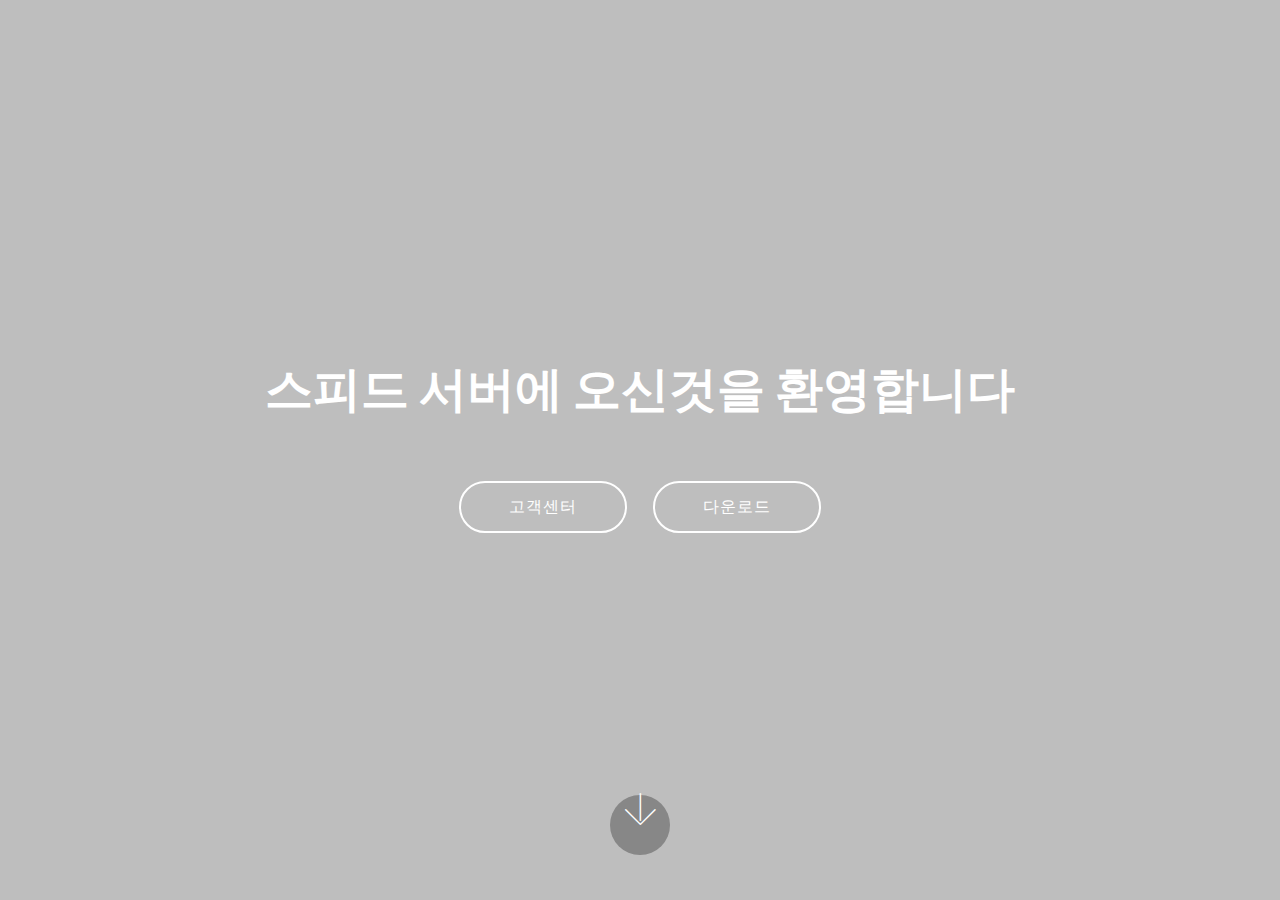
<file: index.html>
<!DOCTYPE html>
<html >
<head>
  <!-- Site made with Mobirise Website Builder v4.7.6, https://mobirise.com -->
  <meta charset="UTF-8">
  <meta http-equiv="X-UA-Compatible" content="IE=edge">
  <meta name="generator" content="Mobirise v4.7.6, mobirise.com">
  <meta name="viewport" content="width=device-width, initial-scale=1, minimum-scale=1">
  <link rel="shortcut icon" href="assets/images/logo4.png" type="image/x-icon">
  <meta name="description" content="">
  <title>Home</title>
  <link rel="stylesheet" href="assets/web/assets/mobirise-icons/mobirise-icons.css">
  <link rel="stylesheet" href="assets/tether/tether.min.css">
  <link rel="stylesheet" href="assets/bootstrap/css/bootstrap.min.css">
  <link rel="stylesheet" href="assets/bootstrap/css/bootstrap-grid.min.css">
  <link rel="stylesheet" href="assets/bootstrap/css/bootstrap-reboot.min.css">
  <link rel="stylesheet" href="assets/theme/css/style.css">
  <link rel="stylesheet" href="assets/mobirise/css/mbr-additional.css" type="text/css">
  
  
  
</head>
<body>
  <section class="header6 cid-qTBZC4AhwT mbr-fullscreen" data-bg-video="https://www.youtube.com/watch?v=BqThobByE0k" id="header6-5">

    

    <div class="mbr-overlay" style="opacity: 0.2; background-color: rgb(0, 0, 0);">
    </div>

    <div class="container">
        <div class="row justify-content-md-center">
            <div class="mbr-white col-md-10">
                <h1 class="mbr-section-title align-center mbr-bold pb-3 mbr-fonts-style display-2">스피드 서버에 오신것을 환영합니다</h1>
                <p class="mbr-text align-center pb-3 mbr-fonts-style display-5"></p>
                <div class="mbr-section-btn align-center"><a class="btn btn-md btn-white-outline display-4" href="https://mobirise.com">고객센터</a> 
                        <a class="btn btn-md btn-white-outline display-4" href="https://mobirise.com">다운로드</a></div>
            </div>
        </div>
    </div>

    <div class="mbr-arrow hidden-sm-down" aria-hidden="true">
        <a href="#next">
            <i class="mbri-down mbr-iconfont"></i>
        </a>
    </div>
</section>


  <section class="engine"><a href="https://mobirise.me/n">free landing page html templates</a></section><script src="assets/web/assets/jquery/jquery.min.js"></script>
  <script src="assets/popper/popper.min.js"></script>
  <script src="assets/tether/tether.min.js"></script>
  <script src="assets/bootstrap/js/bootstrap.min.js"></script>
  <script src="assets/smoothscroll/smooth-scroll.js"></script>
  <script src="assets/ytplayer/jquery.mb.ytplayer.min.js"></script>
  <script src="assets/vimeoplayer/jquery.mb.vimeo_player.js"></script>
  <script src="assets/theme/js/script.js"></script>
  
  
</body>
</html>
</file>
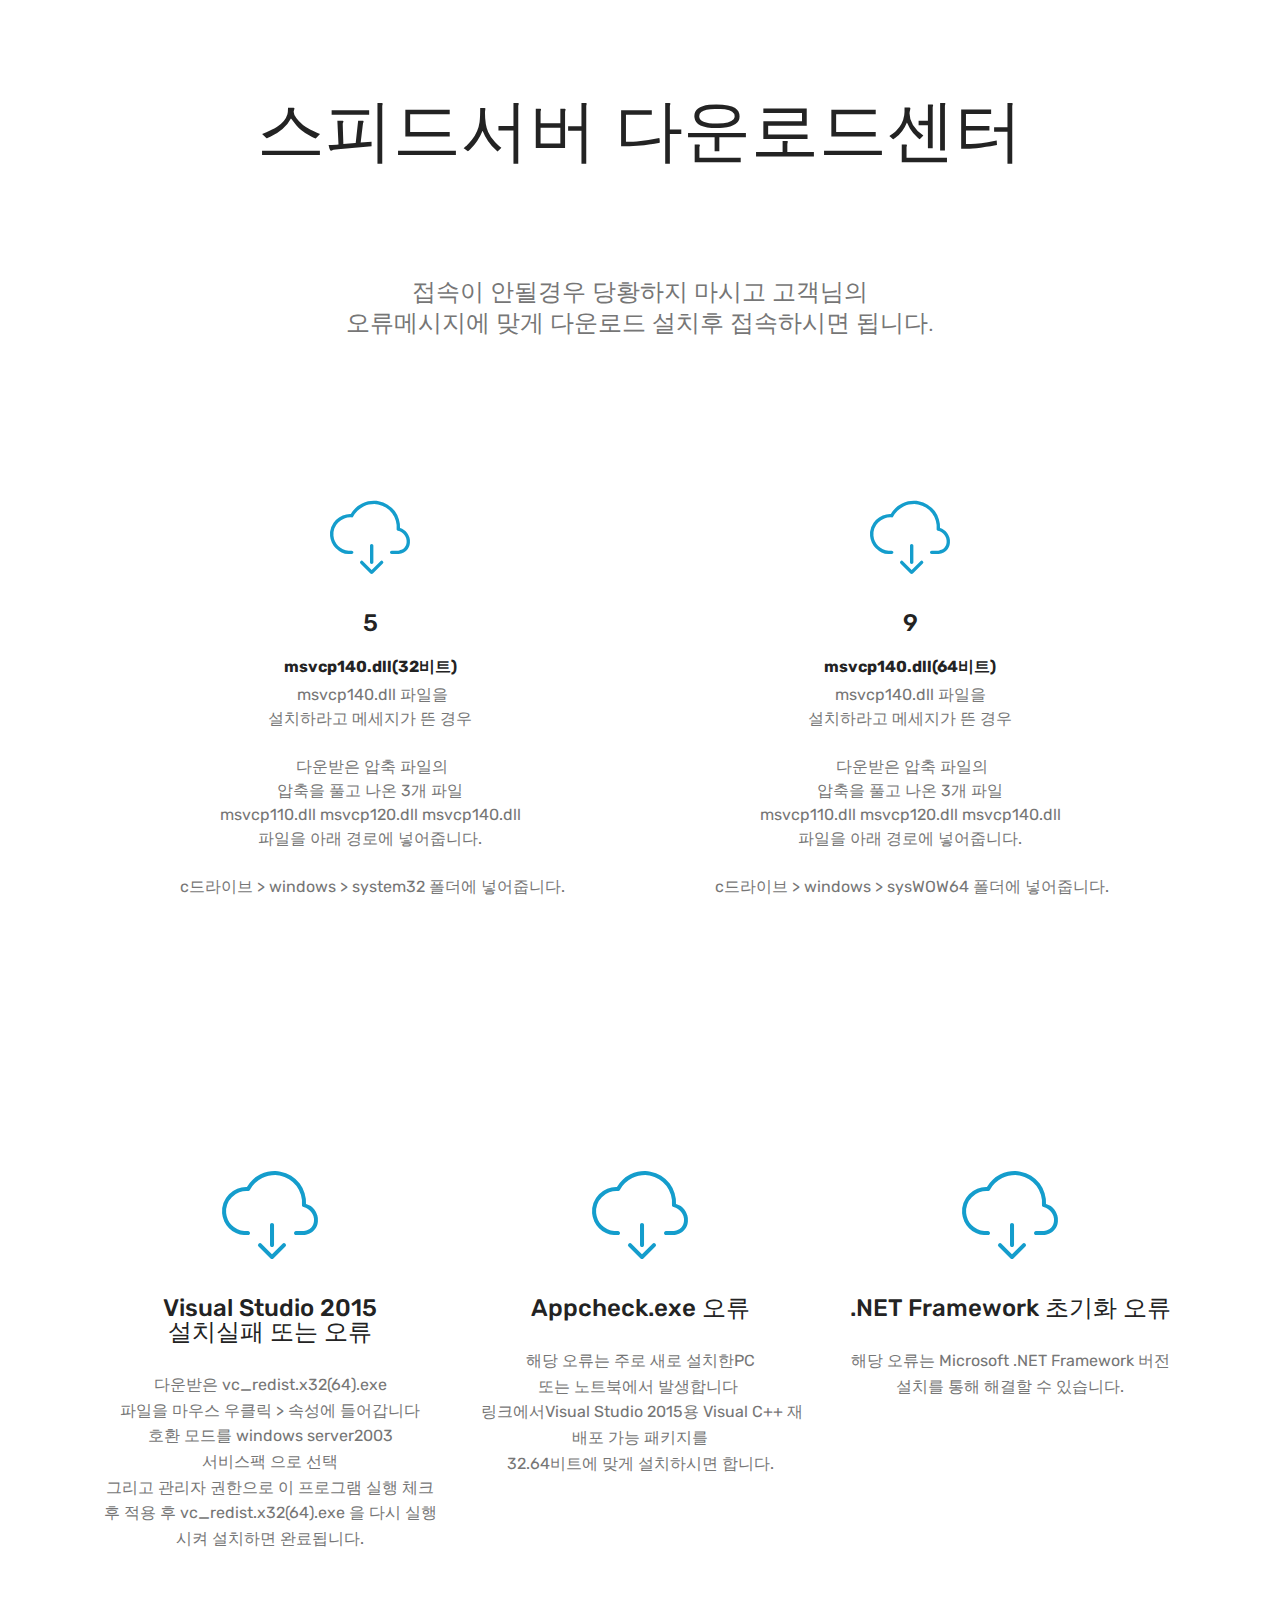
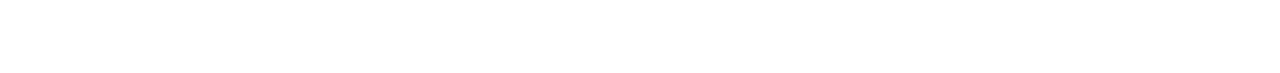
<file: page1.html>
<!DOCTYPE html>
<html >
<head>
  <!-- Site made with Mobirise Website Builder v4.7.6, https://mobirise.com -->
  <meta charset="UTF-8">
  <meta http-equiv="X-UA-Compatible" content="IE=edge">
  <meta name="generator" content="Mobirise v4.7.6, mobirise.com">
  <meta name="viewport" content="width=device-width, initial-scale=1, minimum-scale=1">
  <link rel="shortcut icon" href="assets/images/logo4.png" type="image/x-icon">
  <meta name="description" content="Website Builder Description">
  <title>Page 1</title>
  <link rel="stylesheet" href="assets/web/assets/mobirise-icons/mobirise-icons.css">
  <link rel="stylesheet" href="assets/tether/tether.min.css">
  <link rel="stylesheet" href="assets/bootstrap/css/bootstrap.min.css">
  <link rel="stylesheet" href="assets/bootstrap/css/bootstrap-grid.min.css">
  <link rel="stylesheet" href="assets/bootstrap/css/bootstrap-reboot.min.css">
  <link rel="stylesheet" href="assets/theme/css/style.css">
  <link rel="stylesheet" href="assets/mobirise/css/mbr-additional.css" type="text/css">
  
  
  
</head>
<body>
  <section class="counters1 counters cid-qTC3YtjrEi" id="counters1-7">

    

    

    <div class="container">
        <h2 class="mbr-section-title pb-3 align-center mbr-fonts-style display-1">스피드서버 다운로드센터<br><br></h2>
        <h3 class="mbr-section-subtitle mbr-fonts-style display-5">접속이 안될경우 당황하지 마시고 고객님의<br> 오류메시지에 맞게 다운로드 설치후 접속하시면 됩니다.<br><br><br><br></h3>

        <div class="container pt-4 mt-2">
            <div class="media-container-row">
                <div class="card p-3 align-center col-12 col-md-6">
                    <div class="panel-item p-3">
                        <div class="card-img pb-3">
                            <a href="https://goonter13.weebly.com/uploads/9/1/6/7/91678370/msvcp__32bit_.zip"><span class="mbr-iconfont mbri-download"></span></a>
                        </div>

                        <div class="card-text">
                            <h3 class="count pt-3 pb-3 mbr-fonts-style display-5">32</h3>
                            <h4 class="mbr-content-title mbr-bold mbr-fonts-style display-7">msvcp140.dll(32비트)<br></h4>
                            <p class="mbr-content-text mbr-fonts-style display-7">&nbsp;msvcp140.dll 파일을 
<br>설치하라고 메세지가 뜬 경우<br><br>&nbsp;다운받은 압축 파일의
<br>압축을 풀고 나온 3개 파일
<br>msvcp110.dll  msvcp120.dll  msvcp140.dll
<br>파일을  아래 경로에 넣어줍니다.
<br>     
<br>&nbsp;c드라이브 &gt; windows &gt; system32 폴더에  넣어줍니다.<br><br></p>
                        </div>
                    </div>
                </div>


                <div class="card p-3 align-center col-12 col-md-6">
                    <div class="panel-item p-3">
                        <div class="card-img pb-3">
                            <a href="https://goonter13.weebly.com/uploads/9/1/6/7/91678370/msvcp__64bit_.zip"><span class="mbr-iconfont mbri-download"></span></a>
                        </div>
                        <div class="card-text">
                            <h3 class="count pt-3 pb-3 mbr-fonts-style display-5">64</h3>
                            <h4 class="mbr-content-title mbr-bold mbr-fonts-style display-7">
                                msvcp140.dll(64비트)                           </h4>
                            <p class="mbr-content-text mbr-fonts-style display-7">msvcp140.dll 파일을 
<br>설치하라고 메세지가 뜬 경우<br>&nbsp;<br>&nbsp;다운받은 압축 파일의
<br>압축을 풀고 나온 3개 파일
<br>msvcp110.dll  msvcp120.dll  msvcp140.dll
<br>파일을  아래 경로에 넣어줍니다.
<br><br>&nbsp;c드라이브 &gt; windows &gt; sysWOW64 폴더에  넣어줍니다.<br></p>
                        </div>
                    </div>
                </div>

                


                
            </div>
        </div>
   </div>
</section>

<section class="engine"><a href="https://mobirise.me/y">html website templates</a></section><section class="features1 cid-qTCatXHRAw" id="features1-8">
    
    

    
    <div class="container">
        <div class="media-container-row">

            <div class="card p-3 col-12 col-md-6 col-lg-4">
                <div class="card-img pb-3">
                    <a href="https://www.microsoft.com/ko-kr/download/details.aspx?id=48145"><span class="mbr-iconfont mbri-download"></span></a>
                </div>
                <div class="card-box">
                    <h4 class="card-title py-3 mbr-fonts-style display-5">Visual Studio 2015
<div>설치실패 또는 오류</div></h4>
                    <p class="mbr-text mbr-fonts-style display-7">다운받은 vc_redist.x32(64).exe 
<br>파일을 마우스 우클릭 &gt; 속성에 들어갑니다 
<br>​호환 모드를 windows server2003 
<br>서비스팩 으로 선택
<br>그리고 관리자 권한으로 이 프로그램 실행 체크 후 적용 후 vc_redist.x32(64).exe 을 다시 실행시켜 설치하면 완료됩니다.</p>
                </div>
            </div>

            <div class="card p-3 col-12 col-md-6 col-lg-4">
                <div class="card-img pb-3">
                    <a href="https://www.microsoft.com/ko-kr/download/details.aspx?id=48145"><span class="mbr-iconfont mbri-download"></span></a>
                </div>
                <div class="card-box">
                    <h4 class="card-title py-3 mbr-fonts-style display-5">Appcheck.exe 오류</h4>
                    <p class="mbr-text mbr-fonts-style display-7">해당 오류는 주로 새로 설치한PC<br>또는 노트북에서 발생합니다&nbsp;<br>&nbsp;링크에서Visual Studio 2015용 Visual C++ 재배포 가능 패키지를<br>32.64비트에 맞게 설치하시면 합니다.</p>
                </div>
            </div>

            <div class="card p-3 col-12 col-md-6 col-lg-4">
                <div class="card-img pb-3">
                    <a href="https://goonter13.weebly.com/uploads/9/1/6/7/91678370/net_frame_work.zip"><span class="mbr-iconfont mbri-download"></span></a>
                </div>
                <div class="card-box">
                    <h4 class="card-title py-3 mbr-fonts-style display-5">.NET Framework 초기화 오류</h4>
                    <p class="mbr-text mbr-fonts-style display-7">
                        해당 오류는 Microsoft .NET Framework 버전 설치를 통해 해결할 수 있습니다.
                    </p>
                </div>
            </div>

            

        </div>

    </div>

</section>


  <script src="assets/web/assets/jquery/jquery.min.js"></script>
  <script src="assets/popper/popper.min.js"></script>
  <script src="assets/tether/tether.min.js"></script>
  <script src="assets/bootstrap/js/bootstrap.min.js"></script>
  <script src="assets/smoothscroll/smooth-scroll.js"></script>
  <script src="assets/viewportchecker/jquery.viewportchecker.js"></script>
  <script src="assets/theme/js/script.js"></script>
  
  
</body>
</html>
</file>
<file: assets/web/assets/mobirise-icons/mobirise-icons.css>
@font-face {
  font-family: 'MobiriseIcons';
  src:  url('mobirise-icons.eot?spat4u');
  src:  url('mobirise-icons.eot?spat4u#iefix') format('embedded-opentype'),
    url('mobirise-icons.ttf?spat4u') format('truetype'),
    url('mobirise-icons.woff?spat4u') format('woff'),
    url('mobirise-icons.svg?spat4u#MobiriseIcons') format('svg');
  font-weight: normal;
  font-style: normal;
}

[class^="mbri-"], [class*=" mbri-"] {
  /* use !important to prevent issues with browser extensions that change fonts */
  font-family: MobiriseIcons !important;
  speak: none;
  font-style: normal;
  font-weight: normal;
  font-variant: normal;
  text-transform: none;
  line-height: 1;

  /* Better Font Rendering =========== */
  -webkit-font-smoothing: antialiased;
  -moz-osx-font-smoothing: grayscale;
}

.mbri-add-submenu:before {
  content: "\e900";
}
.mbri-alert:before {
  content: "\e901";
}
.mbri-align-center:before {
  content: "\e902";
}
.mbri-align-justify:before {
  content: "\e903";
}
.mbri-align-left:before {
  content: "\e904";
}
.mbri-align-right:before {
  content: "\e905";
}
.mbri-android:before {
  content: "\e906";
}
.mbri-apple:before {
  content: "\e907";
}
.mbri-arrow-down:before {
  content: "\e908";
}
.mbri-arrow-next:before {
  content: "\e909";
}
.mbri-arrow-prev:before {
  content: "\e90a";
}
.mbri-arrow-up:before {
  content: "\e90b";
}
.mbri-bold:before {
  content: "\e90c";
}
.mbri-bookmark:before {
  content: "\e90d";
}
.mbri-bootstrap:before {
  content: "\e90e";
}
.mbri-briefcase:before {
  content: "\e90f";
}
.mbri-browse:before {
  content: "\e910";
}
.mbri-bulleted-list:before {
  content: "\e911";
}
.mbri-calendar:before {
  content: "\e912";
}
.mbri-camera:before {
  content: "\e913";
}
.mbri-cart-add:before {
  content: "\e914";
}
.mbri-cart-full:before {
  content: "\e915";
}
.mbri-cash:before {
  content: "\e916";
}
.mbri-change-style:before {
  content: "\e917";
}
.mbri-chat:before {
  content: "\e918";
}
.mbri-clock:before {
  content: "\e919";
}
.mbri-close:before {
  content: "\e91a";
}
.mbri-cloud:before {
  content: "\e91b";
}
.mbri-code:before {
  content: "\e91c";
}
.mbri-contact-form:before {
  content: "\e91d";
}
.mbri-credit-card:before {
  content: "\e91e";
}
.mbri-cursor-click:before {
  content: "\e91f";
}
.mbri-cust-feedback:before {
  content: "\e920";
}
.mbri-database:before {
  content: "\e921";
}
.mbri-delivery:before {
  content: "\e922";
}
.mbri-desktop:before {
  content: "\e923";
}
.mbri-devices:before {
  content: "\e924";
}
.mbri-down:before {
  content: "\e925";
}
.mbri-download:before {
  content: "\e989";
}
.mbri-drag-n-drop:before {
  content: "\e927";
}
.mbri-drag-n-drop2:before {
  content: "\e928";
}
.mbri-edit:before {
  content: "\e929";
}
.mbri-edit2:before {
  content: "\e92a";
}
.mbri-error:before {
  content: "\e92b";
}
.mbri-extension:before {
  content: "\e92c";
}
.mbri-features:before {
  content: "\e92d";
}
.mbri-file:before {
  content: "\e92e";
}
.mbri-flag:before {
  content: "\e92f";
}
.mbri-folder:before {
  content: "\e930";
}
.mbri-gift:before {
  content: "\e931";
}
.mbri-github:before {
  content: "\e932";
}
.mbri-globe:before {
  content: "\e933";
}
.mbri-globe-2:before {
  content: "\e934";
}
.mbri-growing-chart:before {
  content: "\e935";
}
.mbri-hearth:before {
  content: "\e936";
}
.mbri-help:before {
  content: "\e937";
}
.mbri-home:before {
  content: "\e938";
}
.mbri-hot-cup:before {
  content: "\e939";
}
.mbri-idea:before {
  content: "\e93a";
}
.mbri-image-gallery:before {
  content: "\e93b";
}
.mbri-image-slider:before {
  content: "\e93c";
}
.mbri-info:before {
  content: "\e93d";
}
.mbri-italic:before {
  content: "\e93e";
}
.mbri-key:before {
  content: "\e93f";
}
.mbri-laptop:before {
  content: "\e940";
}
.mbri-layers:before {
  content: "\e941";
}
.mbri-left-right:before {
  content: "\e942";
}
.mbri-left:before {
  content: "\e943";
}
.mbri-letter:before {
  content: "\e944";
}
.mbri-like:before {
  content: "\e945";
}
.mbri-link:before {
  content: "\e946";
}
.mbri-lock:before {
  content: "\e947";
}
.mbri-login:before {
  content: "\e948";
}
.mbri-logout:before {
  content: "\e949";
}
.mbri-magic-stick:before {
  content: "\e94a";
}
.mbri-map-pin:before {
  content: "\e94b";
}
.mbri-menu:before {
  content: "\e94c";
}
.mbri-mobile:before {
  content: "\e94d";
}
.mbri-mobile2:before {
  content: "\e94e";
}
.mbri-mobirise:before {
  content: "\e94f";
}
.mbri-more-horizontal:before {
  content: "\e950";
}
.mbri-more-vertical:before {
  content: "\e951";
}
.mbri-music:before {
  content: "\e952";
}
.mbri-new-file:before {
  content: "\e953";
}
.mbri-numbered-list:before {
  content: "\e954";
}
.mbri-opened-folder:before {
  content: "\e955";
}
.mbri-pages:before {
  content: "\e956";
}
.mbri-paper-plane:before {
  content: "\e957";
}
.mbri-paperclip:before {
  content: "\e958";
}
.mbri-photo:before {
  content: "\e959";
}
.mbri-photos:before {
  content: "\e95a";
}
.mbri-pin:before {
  content: "\e95b";
}
.mbri-play:before {
  content: "\e95c";
}
.mbri-plus:before {
  content: "\e95d";
}
.mbri-preview:before {
  content: "\e95e";
}
.mbri-print:before {
  content: "\e95f";
}
.mbri-protect:before {
  content: "\e960";
}
.mbri-question:before {
  content: "\e961";
}
.mbri-quote-left:before {
  content: "\e962";
}
.mbri-quote-right:before {
  content: "\e963";
}
.mbri-refresh:before {
  content: "\e964";
}
.mbri-responsive:before {
  content: "\e965";
}
.mbri-right:before {
  content: "\e966";
}
.mbri-rocket:before {
  content: "\e967";
}
.mbri-sad-face:before {
  content: "\e968";
}
.mbri-sale:before {
  content: "\e969";
}
.mbri-save:before {
  content: "\e96a";
}
.mbri-search:before {
  content: "\e96b";
}
.mbri-setting:before {
  content: "\e96c";
}
.mbri-setting2:before {
  content: "\e96d";
}
.mbri-setting3:before {
  content: "\e96e";
}
.mbri-share:before {
  content: "\e96f";
}
.mbri-shopping-bag:before {
  content: "\e970";
}
.mbri-shopping-basket:before {
  content: "\e971";
}
.mbri-shopping-cart:before {
  content: "\e972";
}
.mbri-sites:before {
  content: "\e973";
}
.mbri-smile-face:before {
  content: "\e974";
}
.mbri-speed:before {
  content: "\e975";
}
.mbri-star:before {
  content: "\e976";
}
.mbri-success:before {
  content: "\e977";
}
.mbri-sun:before {
  content: "\e978";
}
.mbri-sun2:before {
  content: "\e979";
}
.mbri-tablet:before {
  content: "\e97a";
}
.mbri-tablet-vertical:before {
  content: "\e97b";
}
.mbri-target:before {
  content: "\e97c";
}
.mbri-timer:before {
  content: "\e97d";
}
.mbri-to-ftp:before {
  content: "\e97e";
}
.mbri-to-local-drive:before {
  content: "\e97f";
}
.mbri-touch-swipe:before {
  content: "\e980";
}
.mbri-touch:before {
  content: "\e981";
}
.mbri-trash:before {
  content: "\e982";
}
.mbri-underline:before {
  content: "\e983";
}
.mbri-unlink:before {
  content: "\e984";
}
.mbri-unlock:before {
  content: "\e985";
}
.mbri-up-down:before {
  content: "\e986";
}
.mbri-up:before {
  content: "\e987";
}
.mbri-update:before {
  content: "\e988";
}
.mbri-upload:before {
 content: "\e926"; 
}
.mbri-user:before {
  content: "\e98a";
}
.mbri-user2:before {
  content: "\e98b";
}
.mbri-users:before {
  content: "\e98c";
}
.mbri-video:before {
  content: "\e98d";
}
.mbri-video-play:before {
  content: "\e98e";
}
.mbri-watch:before {
  content: "\e98f";
}
.mbri-website-theme:before {
  content: "\e990";
}
.mbri-wifi:before {
  content: "\e991";
}
.mbri-windows:before {
  content: "\e992";
}
.mbri-zoom-out:before {
  content: "\e993";
}
.mbri-redo:before {
  content: "\e994";
}
.mbri-undo:before {
  content: "\e995";
}
</file>
<file: assets/theme/css/style.css>
/*!
 * Mobirise v4 theme (https://mobirise.com/)
 * Copyright 2017 Mobirise
 */
section {
  background-color: #eeeeee; }

section,
.container,
.container-fluid {
  position: relative;
  word-wrap: break-word; }

a.mbr-iconfont:hover {
  text-decoration: none; }

.article .lead p, .article .lead ul, .article .lead ol, .article .lead pre, .article .lead blockquote {
  margin-bottom: 0; }

a {
  font-style: normal;
  font-weight: 400;
  cursor: pointer; }
  a, a:hover {
    text-decoration: none; }

figure {
  margin-bottom: 0; }

body {
  color: #232323; }

h1, h2, h3, h4, h5, h6,
.h1, .h2, .h3, .h4, .h5, .h6,
.display-1, .display-2, .display-3, .display-4 {
  line-height: 1;
  word-break: break-word;
  word-wrap: break-word; }

b, strong {
  font-weight: bold; }

blockquote {
  padding: 10px 0 10px 20px;
  position: relative;
  border-left: 2px solid;
  border-color: #ff3366; }

input:-webkit-autofill, input:-webkit-autofill:hover, input:-webkit-autofill:focus, input:-webkit-autofill:active {
  transition-delay: 9999s;
  transition-property: background-color, color; }

textarea[type="hidden"] {
  display: none; }

body {
  position: relative; }

section {
  background-position: 50% 50%;
  background-repeat: no-repeat;
  background-size: cover; }
  section .mbr-background-video,
  section .mbr-background-video-preview {
    position: absolute;
    bottom: 0;
    left: 0;
    right: 0;
    top: 0; }

.hidden {
  visibility: hidden; }

.mbr-z-index20 {
  z-index: 20; }

/*! Base colors */
.mbr-white {
  color: #ffffff; }

.mbr-black {
  color: #000000; }

.mbr-bg-white {
  background-color: #ffffff; }

.mbr-bg-black {
  background-color: #000000; }

/*! Text-aligns */
.align-left {
  text-align: left; }

.align-center {
  text-align: center; }

.align-right {
  text-align: right; }

@media (max-width: 767px) {
  .align-left, .align-center, .align-right, .mbr-section-btn, .mbr-section-title {
    text-align: center; } }
/*! Font-weight  */
.mbr-light {
  font-weight: 300; }

.mbr-regular {
  font-weight: 400; }

.mbr-semibold {
  font-weight: 500; }

.mbr-bold {
  font-weight: 700; }

/*! Media  */
.media-size-item {
  -webkit-flex: 1 1 auto;
  -moz-flex: 1 1 auto;
  -ms-flex: 1 1 auto;
  -o-flex: 1 1 auto;
  flex: 1 1 auto; }

.media-content {
  -webkit-flex-basis: 100%;
  flex-basis: 100%; }

.media-container-row {
  display: -ms-flexbox;
  display: -webkit-flex;
  display: flex;
  -webkit-flex-direction: row;
  -ms-flex-direction: row;
  flex-direction: row;
  -webkit-flex-wrap: wrap;
  -ms-flex-wrap: wrap;
  flex-wrap: wrap;
  -webkit-justify-content: center;
  -ms-flex-pack: center;
  justify-content: center;
  -webkit-align-content: center;
  -ms-flex-line-pack: center;
  align-content: center;
  -webkit-align-items: start;
  -ms-flex-align: start;
  align-items: start; }
  .media-container-row .media-size-item {
    width: 400px; }

.media-container-column {
  display: -ms-flexbox;
  display: -webkit-flex;
  display: flex;
  -webkit-flex-direction: column;
  -ms-flex-direction: column;
  flex-direction: column;
  -webkit-flex-wrap: wrap;
  -ms-flex-wrap: wrap;
  flex-wrap: wrap;
  -webkit-justify-content: center;
  -ms-flex-pack: center;
  justify-content: center;
  -webkit-align-content: center;
  -ms-flex-line-pack: center;
  align-content: center;
  -webkit-align-items: stretch;
  -ms-flex-align: stretch;
  align-items: stretch; }
  .media-container-column > * {
    width: 100%; }

@media (min-width: 992px) {
  .media-container-row {
    -webkit-flex-wrap: nowrap;
    -ms-flex-wrap: nowrap;
    flex-wrap: nowrap; } }
figure {
  overflow: hidden; }

figure[mbr-media-size] {
  transition: width 0.1s; }

.mbr-figure img, .mbr-figure iframe {
  display: block;
  width: 100%; }

.card {
  background-color: transparent;
  border: none; }

.card-img {
  text-align: center;
  flex-shrink: 0; }

.media {
  max-width: 100%;
  margin: 0 auto; }

.mbr-figure {
  -ms-flex-item-align: center;
  -ms-grid-row-align: center;
  -webkit-align-self: center;
  align-self: center; }

.media-container > div {
  max-width: 100%; }

.mbr-figure img, .card-img img {
  width: 100%; }

@media (max-width: 991px) {
  .media-size-item {
    width: auto !important; }

  .media {
    width: auto; }

  .mbr-figure {
    width: 100% !important; } }
/*! Buttons */
.mbr-section-btn {
  margin-left: -.25rem;
  margin-right: -.25rem;
  font-size: 0; }

nav .mbr-section-btn {
  margin-left: 0rem;
  margin-right: 0rem; }

/*! Btn icon margin */
.btn .mbr-iconfont, .btn.btn-sm .mbr-iconfont {
  cursor: pointer;
  margin-right: 0.5rem; }

.btn.btn-md .mbr-iconfont, .btn.btn-md .mbr-iconfont {
  margin-right: 0.8rem; }

.mbr-regular {
  font-weight: 400; }

.mbr-semibold {
  font-weight: 500; }

.mbr-bold {
  font-weight: 700; }

[type="submit"] {
  -webkit-appearance: none; }

/*! Full-screen */
.mbr-fullscreen .mbr-overlay {
  min-height: 100vh; }

.mbr-fullscreen {
  display: flex;
  display: -webkit-flex;
  display: -moz-flex;
  display: -ms-flex;
  display: -o-flex;
  align-items: center;
  -webkit-align-items: center;
  min-height: 100vh;
  padding-top: 3rem;
  padding-bottom: 3rem; }

/*! Map */
.map {
  height: 25rem;
  position: relative; }
  .map iframe {
    width: 100%;
    height: 100%; }

/* Form */
.form-asterisk {
  font-family: initial;
  position: absolute;
  top: -2px;
  font-weight: normal; }

/*! Scroll to top arrow */
.mbr-arrow-up {
  bottom: 25px;
  right: 90px;
  position: fixed;
  text-align: right;
  z-index: 5000;
  color: #ffffff;
  font-size: 32px;
  transform: rotate(180deg);
  -webkit-transform: rotate(180deg); }

.mbr-arrow-up a {
  background: rgba(0, 0, 0, 0.2);
  border-radius: 3px;
  color: #fff;
  display: inline-block;
  height: 60px;
  width: 60px;
  outline-style: none !important;
  position: relative;
  text-decoration: none;
  transition: all .3s ease-in-out;
  cursor: pointer;
  text-align: center; }
  .mbr-arrow-up a:hover {
    background-color: rgba(0, 0, 0, 0.4); }
  .mbr-arrow-up a i {
    line-height: 60px; }

.mbr-arrow-up-icon {
  display: block;
  color: #fff; }

.mbr-arrow-up-icon::before {
  content: "\203a";
  display: inline-block;
  font-family: serif;
  font-size: 32px;
  line-height: 1;
  font-style: normal;
  position: relative;
  top: 6px;
  left: -4px;
  -webkit-transform: rotate(-90deg);
  transform: rotate(-90deg); }

/*! Arrow Down */
.mbr-arrow {
  position: absolute;
  bottom: 45px;
  left: 50%;
  width: 60px;
  height: 60px;
  cursor: pointer;
  background-color: rgba(80, 80, 80, 0.5);
  border-radius: 50%;
  -webkit-transform: translateX(-50%);
  transform: translateX(-50%); }
  .mbr-arrow > a {
    display: inline-block;
    text-decoration: none;
    outline-style: none;
    -webkit-animation: arrowdown 1.7s ease-in-out infinite;
    animation: arrowdown 1.7s ease-in-out infinite; }
    .mbr-arrow > a > i {
      position: absolute;
      top: -2px;
      left: 15px;
      font-size: 2rem; }

@keyframes arrowdown {
  0% {
    transform: translateY(0px);
    -webkit-transform: translateY(0px); }
  50% {
    transform: translateY(-5px);
    -webkit-transform: translateY(-5px); }
  100% {
    transform: translateY(0px);
    -webkit-transform: translateY(0px); } }
@-webkit-keyframes arrowdown {
  0% {
    transform: translateY(0px);
    -webkit-transform: translateY(0px); }
  50% {
    transform: translateY(-5px);
    -webkit-transform: translateY(-5px); }
  100% {
    transform: translateY(0px);
    -webkit-transform: translateY(0px); } }
@media (max-width: 500px) {
  .mbr-arrow-up {
    left: 50%;
    right: auto;
    transform: translateX(-50%) rotate(180deg);
    -webkit-transform: translateX(-50%) rotate(180deg); } }
/*Gradients animation*/
@keyframes gradient-animation {
  from {
    background-position: 0% 100%;
    animation-timing-function: ease-in-out; }
  to {
    background-position: 100% 0%;
    animation-timing-function: ease-in-out; } }
@-webkit-keyframes gradient-animation {
  from {
    background-position: 0% 100%;
    animation-timing-function: ease-in-out; }
  to {
    background-position: 100% 0%;
    animation-timing-function: ease-in-out; } }
.bg-gradient {
  background-size: 200% 200%;
  animation: gradient-animation 5s infinite alternate;
  -webkit-animation: gradient-animation 5s infinite alternate; }

.menu .navbar-brand {
  display: -webkit-flex; }
  .menu .navbar-brand span {
    display: flex;
    display: -webkit-flex; }
  .menu .navbar-brand .navbar-caption-wrap {
    display: -webkit-flex; }
  .menu .navbar-brand .navbar-logo img {
    display: -webkit-flex; }
@media (min-width: 768px) and (max-width: 991px) {
  .menu .navbar-toggleable-sm .navbar-nav {
    display: -webkit-box;
    display: -webkit-flex;
    display: -ms-flexbox; } }
@media (min-width: 992px) {
  .menu .navbar-nav.nav-dropdown {
    display: -webkit-flex; }
  .menu .navbar-toggleable-sm .navbar-collapse {
    display: -webkit-flex !important; } }

/*# sourceMappingURL=style.css.map */
.engine {
	position: absolute;
	text-indent: -2400px;
	text-align: center;
	padding: 0;
	top: 0;
	left: -2400px;
}
</file>
<file: assets/mobirise/css/mbr-additional.css>
@import url(https://fonts.googleapis.com/css?family=Rubik:300,300i,400,400i,500,500i,700,700i,900,900i);





body {
  font-style: normal;
  line-height: 1.5;
}
.mbr-section-title {
  font-style: normal;
  line-height: 1.2;
}
.mbr-section-subtitle {
  line-height: 1.3;
}
.mbr-text {
  font-style: normal;
  line-height: 1.6;
}
.display-1 {
  font-family: 'Rubik', sans-serif;
  font-size: 4.25rem;
}
.display-1 > .mbr-iconfont {
  font-size: 6.8rem;
}
.display-2 {
  font-family: 'Rubik', sans-serif;
  font-size: 3rem;
}
.display-2 > .mbr-iconfont {
  font-size: 4.8rem;
}
.display-4 {
  font-family: 'Rubik', sans-serif;
  font-size: 1rem;
}
.display-4 > .mbr-iconfont {
  font-size: 1.6rem;
}
.display-5 {
  font-family: 'Rubik', sans-serif;
  font-size: 1.5rem;
}
.display-5 > .mbr-iconfont {
  font-size: 2.4rem;
}
.display-7 {
  font-family: 'Rubik', sans-serif;
  font-size: 1rem;
}
.display-7 > .mbr-iconfont {
  font-size: 1.6rem;
}
/* ---- Fluid typography for mobile devices ---- */
/* 1.4 - font scale ratio ( bootstrap == 1.42857 ) */
/* 100vw - current viewport width */
/* (48 - 20)  48 == 48rem == 768px, 20 == 20rem == 320px(minimal supported viewport) */
/* 0.65 - min scale variable, may vary */
@media (max-width: 768px) {
  .display-1 {
    font-size: 3.4rem;
    font-size: calc( 2.1374999999999997rem + (4.25 - 2.1374999999999997) * ((100vw - 20rem) / (48 - 20)));
    line-height: calc( 1.4 * (2.1374999999999997rem + (4.25 - 2.1374999999999997) * ((100vw - 20rem) / (48 - 20))));
  }
  .display-2 {
    font-size: 2.4rem;
    font-size: calc( 1.7rem + (3 - 1.7) * ((100vw - 20rem) / (48 - 20)));
    line-height: calc( 1.4 * (1.7rem + (3 - 1.7) * ((100vw - 20rem) / (48 - 20))));
  }
  .display-4 {
    font-size: 0.8rem;
    font-size: calc( 1rem + (1 - 1) * ((100vw - 20rem) / (48 - 20)));
    line-height: calc( 1.4 * (1rem + (1 - 1) * ((100vw - 20rem) / (48 - 20))));
  }
  .display-5 {
    font-size: 1.2rem;
    font-size: calc( 1.175rem + (1.5 - 1.175) * ((100vw - 20rem) / (48 - 20)));
    line-height: calc( 1.4 * (1.175rem + (1.5 - 1.175) * ((100vw - 20rem) / (48 - 20))));
  }
}
/* Buttons */
.btn {
  font-weight: 500;
  border-width: 2px;
  font-style: normal;
  letter-spacing: 1px;
  margin: .4rem .8rem;
  white-space: normal;
  -webkit-transition: all 0.3s ease-in-out;
  -moz-transition: all 0.3s ease-in-out;
  transition: all 0.3s ease-in-out;
  padding: 1rem 3rem;
  border-radius: 3px;
  display: inline-flex;
  align-items: center;
  justify-content: center;
  word-break: break-word;
}
.btn-sm {
  font-weight: 500;
  letter-spacing: 1px;
  -webkit-transition: all 0.3s ease-in-out;
  -moz-transition: all 0.3s ease-in-out;
  transition: all 0.3s ease-in-out;
  padding: 0.6rem 1.5rem;
  border-radius: 3px;
}
.btn-md {
  font-weight: 500;
  letter-spacing: 1px;
  margin: .4rem .8rem !important;
  -webkit-transition: all 0.3s ease-in-out;
  -moz-transition: all 0.3s ease-in-out;
  transition: all 0.3s ease-in-out;
  padding: 1rem 3rem;
  border-radius: 3px;
}
.btn-lg {
  font-weight: 500;
  letter-spacing: 1px;
  margin: .4rem .8rem !important;
  -webkit-transition: all 0.3s ease-in-out;
  -moz-transition: all 0.3s ease-in-out;
  transition: all 0.3s ease-in-out;
  padding: 1.2rem 3.2rem;
  border-radius: 3px;
}
.bg-primary {
  background-color: #149dcc !important;
}
.bg-success {
  background-color: #f7ed4a !important;
}
.bg-info {
  background-color: #82786e !important;
}
.bg-warning {
  background-color: #879a9f !important;
}
.bg-danger {
  background-color: #b1a374 !important;
}
.btn-primary,
.btn-primary:active {
  background-color: #149dcc !important;
  border-color: #149dcc !important;
  color: #ffffff !important;
}
.btn-primary:hover,
.btn-primary:focus,
.btn-primary.focus,
.btn-primary.active {
  color: #ffffff !important;
  background-color: #0d6786 !important;
  border-color: #0d6786 !important;
}
.btn-primary.disabled,
.btn-primary:disabled {
  color: #ffffff !important;
  background-color: #0d6786 !important;
  border-color: #0d6786 !important;
}
.btn-secondary,
.btn-secondary:active {
  background-color: #ff3366 !important;
  border-color: #ff3366 !important;
  color: #ffffff !important;
}
.btn-secondary:hover,
.btn-secondary:focus,
.btn-secondary.focus,
.btn-secondary.active {
  color: #ffffff !important;
  background-color: #e50039 !important;
  border-color: #e50039 !important;
}
.btn-secondary.disabled,
.btn-secondary:disabled {
  color: #ffffff !important;
  background-color: #e50039 !important;
  border-color: #e50039 !important;
}
.btn-info,
.btn-info:active {
  background-color: #82786e !important;
  border-color: #82786e !important;
  color: #ffffff !important;
}
.btn-info:hover,
.btn-info:focus,
.btn-info.focus,
.btn-info.active {
  color: #ffffff !important;
  background-color: #59524b !important;
  border-color: #59524b !important;
}
.btn-info.disabled,
.btn-info:disabled {
  color: #ffffff !important;
  background-color: #59524b !important;
  border-color: #59524b !important;
}
.btn-success,
.btn-success:active {
  background-color: #f7ed4a !important;
  border-color: #f7ed4a !important;
  color: #3f3c03 !important;
}
.btn-success:hover,
.btn-success:focus,
.btn-success.focus,
.btn-success.active {
  color: #3f3c03 !important;
  background-color: #eadd0a !important;
  border-color: #eadd0a !important;
}
.btn-success.disabled,
.btn-success:disabled {
  color: #3f3c03 !important;
  background-color: #eadd0a !important;
  border-color: #eadd0a !important;
}
.btn-warning,
.btn-warning:active {
  background-color: #879a9f !important;
  border-color: #879a9f !important;
  color: #ffffff !important;
}
.btn-warning:hover,
.btn-warning:focus,
.btn-warning.focus,
.btn-warning.active {
  color: #ffffff !important;
  background-color: #617479 !important;
  border-color: #617479 !important;
}
.btn-warning.disabled,
.btn-warning:disabled {
  color: #ffffff !important;
  background-color: #617479 !important;
  border-color: #617479 !important;
}
.btn-danger,
.btn-danger:active {
  background-color: #b1a374 !important;
  border-color: #b1a374 !important;
  color: #ffffff !important;
}
.btn-danger:hover,
.btn-danger:focus,
.btn-danger.focus,
.btn-danger.active {
  color: #ffffff !important;
  background-color: #8b7d4e !important;
  border-color: #8b7d4e !important;
}
.btn-danger.disabled,
.btn-danger:disabled {
  color: #ffffff !important;
  background-color: #8b7d4e !important;
  border-color: #8b7d4e !important;
}
.btn-white {
  color: #333333 !important;
}
.btn-white,
.btn-white:active {
  background-color: #ffffff !important;
  border-color: #ffffff !important;
  color: #808080 !important;
}
.btn-white:hover,
.btn-white:focus,
.btn-white.focus,
.btn-white.active {
  color: #808080 !important;
  background-color: #d9d9d9 !important;
  border-color: #d9d9d9 !important;
}
.btn-white.disabled,
.btn-white:disabled {
  color: #808080 !important;
  background-color: #d9d9d9 !important;
  border-color: #d9d9d9 !important;
}
.btn-black,
.btn-black:active {
  background-color: #333333 !important;
  border-color: #333333 !important;
  color: #ffffff !important;
}
.btn-black:hover,
.btn-black:focus,
.btn-black.focus,
.btn-black.active {
  color: #ffffff !important;
  background-color: #0d0d0d !important;
  border-color: #0d0d0d !important;
}
.btn-black.disabled,
.btn-black:disabled {
  color: #ffffff !important;
  background-color: #0d0d0d !important;
  border-color: #0d0d0d !important;
}
.btn-primary-outline,
.btn-primary-outline:active {
  background: none;
  border-color: #0b566f;
  color: #0b566f;
}
.btn-primary-outline:hover,
.btn-primary-outline:focus,
.btn-primary-outline.focus,
.btn-primary-outline.active {
  color: #ffffff;
  background-color: #149dcc;
  border-color: #149dcc;
}
.btn-primary-outline.disabled,
.btn-primary-outline:disabled {
  color: #ffffff !important;
  background-color: #149dcc !important;
  border-color: #149dcc !important;
}
.btn-secondary-outline,
.btn-secondary-outline:active {
  background: none;
  border-color: #cc0033;
  color: #cc0033;
}
.btn-secondary-outline:hover,
.btn-secondary-outline:focus,
.btn-secondary-outline.focus,
.btn-secondary-outline.active {
  color: #ffffff;
  background-color: #ff3366;
  border-color: #ff3366;
}
.btn-secondary-outline.disabled,
.btn-secondary-outline:disabled {
  color: #ffffff !important;
  background-color: #ff3366 !important;
  border-color: #ff3366 !important;
}
.btn-info-outline,
.btn-info-outline:active {
  background: none;
  border-color: #4b453f;
  color: #4b453f;
}
.btn-info-outline:hover,
.btn-info-outline:focus,
.btn-info-outline.focus,
.btn-info-outline.active {
  color: #ffffff;
  background-color: #82786e;
  border-color: #82786e;
}
.btn-info-outline.disabled,
.btn-info-outline:disabled {
  color: #ffffff !important;
  background-color: #82786e !important;
  border-color: #82786e !important;
}
.btn-success-outline,
.btn-success-outline:active {
  background: none;
  border-color: #d2c609;
  color: #d2c609;
}
.btn-success-outline:hover,
.btn-success-outline:focus,
.btn-success-outline.focus,
.btn-success-outline.active {
  color: #3f3c03;
  background-color: #f7ed4a;
  border-color: #f7ed4a;
}
.btn-success-outline.disabled,
.btn-success-outline:disabled {
  color: #3f3c03 !important;
  background-color: #f7ed4a !important;
  border-color: #f7ed4a !important;
}
.btn-warning-outline,
.btn-warning-outline:active {
  background: none;
  border-color: #55666b;
  color: #55666b;
}
.btn-warning-outline:hover,
.btn-warning-outline:focus,
.btn-warning-outline.focus,
.btn-warning-outline.active {
  color: #ffffff;
  background-color: #879a9f;
  border-color: #879a9f;
}
.btn-warning-outline.disabled,
.btn-warning-outline:disabled {
  color: #ffffff !important;
  background-color: #879a9f !important;
  border-color: #879a9f !important;
}
.btn-danger-outline,
.btn-danger-outline:active {
  background: none;
  border-color: #7a6e45;
  color: #7a6e45;
}
.btn-danger-outline:hover,
.btn-danger-outline:focus,
.btn-danger-outline.focus,
.btn-danger-outline.active {
  color: #ffffff;
  background-color: #b1a374;
  border-color: #b1a374;
}
.btn-danger-outline.disabled,
.btn-danger-outline:disabled {
  color: #ffffff !important;
  background-color: #b1a374 !important;
  border-color: #b1a374 !important;
}
.btn-black-outline,
.btn-black-outline:active {
  background: none;
  border-color: #000000;
  color: #000000;
}
.btn-black-outline:hover,
.btn-black-outline:focus,
.btn-black-outline.focus,
.btn-black-outline.active {
  color: #ffffff;
  background-color: #333333;
  border-color: #333333;
}
.btn-black-outline.disabled,
.btn-black-outline:disabled {
  color: #ffffff !important;
  background-color: #333333 !important;
  border-color: #333333 !important;
}
.btn-white-outline,
.btn-white-outline:active,
.btn-white-outline.active {
  background: none;
  border-color: #ffffff;
  color: #ffffff;
}
.btn-white-outline:hover,
.btn-white-outline:focus,
.btn-white-outline.focus {
  color: #333333;
  background-color: #ffffff;
  border-color: #ffffff;
}
.text-primary {
  color: #149dcc !important;
}
.text-secondary {
  color: #ff3366 !important;
}
.text-success {
  color: #f7ed4a !important;
}
.text-info {
  color: #82786e !important;
}
.text-warning {
  color: #879a9f !important;
}
.text-danger {
  color: #b1a374 !important;
}
.text-white {
  color: #ffffff !important;
}
.text-black {
  color: #000000 !important;
}
a.text-primary:hover,
a.text-primary:focus {
  color: #0b566f !important;
}
a.text-secondary:hover,
a.text-secondary:focus {
  color: #cc0033 !important;
}
a.text-success:hover,
a.text-success:focus {
  color: #d2c609 !important;
}
a.text-info:hover,
a.text-info:focus {
  color: #4b453f !important;
}
a.text-warning:hover,
a.text-warning:focus {
  color: #55666b !important;
}
a.text-danger:hover,
a.text-danger:focus {
  color: #7a6e45 !important;
}
a.text-white:hover,
a.text-white:focus {
  color: #b3b3b3 !important;
}
a.text-black:hover,
a.text-black:focus {
  color: #4d4d4d !important;
}
.alert-success {
  background-color: #70c770;
}
.alert-info {
  background-color: #82786e;
}
.alert-warning {
  background-color: #879a9f;
}
.alert-danger {
  background-color: #b1a374;
}
.mbr-section-btn a.btn:not(.btn-form) {
  border-radius: 100px;
}
.mbr-section-btn a.btn:not(.btn-form):hover,
.mbr-section-btn a.btn:not(.btn-form):focus {
  box-shadow: none !important;
}
.mbr-section-btn a.btn:not(.btn-form):hover,
.mbr-section-btn a.btn:not(.btn-form):focus {
  box-shadow: 0 10px 40px 0 rgba(0, 0, 0, 0.2) !important;
  -webkit-box-shadow: 0 10px 40px 0 rgba(0, 0, 0, 0.2) !important;
}
.mbr-gallery-filter li a {
  border-radius: 100px !important;
}
.mbr-gallery-filter li.active .btn {
  background-color: #149dcc;
  border-color: #149dcc;
  color: #ffffff;
}
.mbr-gallery-filter li.active .btn:focus {
  box-shadow: none;
}
.nav-tabs .nav-link {
  border-radius: 100px !important;
}
.btn-form {
  border-radius: 0;
}
.btn-form:hover {
  cursor: pointer;
}
a,
a:hover {
  color: #149dcc;
}
.mbr-plan-header.bg-primary .mbr-plan-subtitle,
.mbr-plan-header.bg-primary .mbr-plan-price-desc {
  color: #b4e6f8;
}
.mbr-plan-header.bg-success .mbr-plan-subtitle,
.mbr-plan-header.bg-success .mbr-plan-price-desc {
  color: #ffffff;
}
.mbr-plan-header.bg-info .mbr-plan-subtitle,
.mbr-plan-header.bg-info .mbr-plan-price-desc {
  color: #beb8b2;
}
.mbr-plan-header.bg-warning .mbr-plan-subtitle,
.mbr-plan-header.bg-warning .mbr-plan-price-desc {
  color: #ced6d8;
}
.mbr-plan-header.bg-danger .mbr-plan-subtitle,
.mbr-plan-header.bg-danger .mbr-plan-price-desc {
  color: #dfd9c6;
}
/* Scroll to top button*/
.scrollToTop_wraper {
  display: none;
}
#scrollToTop a i:before {
  content: '';
  position: absolute;
  height: 40%;
  top: 25%;
  background: #fff;
  width: 2px;
  left: calc(50% - 1px);
}
#scrollToTop a i:after {
  content: '';
  position: absolute;
  display: block;
  border-top: 2px solid #fff;
  border-right: 2px solid #fff;
  width: 40%;
  height: 40%;
  left: 30%;
  bottom: 30%;
  transform: rotate(135deg);
}
/* Others*/
.note-check a[data-value=Rubik] {
  font-style: normal;
}
.mbr-arrow a {
  color: #ffffff;
}
@media (max-width: 767px) {
  .mbr-arrow {
    display: none;
  }
}
.form-control-label {
  position: relative;
  cursor: pointer;
  margin-bottom: .357em;
  padding: 0;
}
.alert {
  color: #ffffff;
  border-radius: 0;
  border: 0;
  font-size: .875rem;
  line-height: 1.5;
  margin-bottom: 1.875rem;
  padding: 1.25rem;
  position: relative;
}
.alert.alert-form::after {
  background-color: inherit;
  bottom: -7px;
  content: "";
  display: block;
  height: 14px;
  left: 50%;
  margin-left: -7px;
  position: absolute;
  transform: rotate(45deg);
  width: 14px;
}
.form-control {
  background-color: #f5f5f5;
  box-shadow: none;
  color: #565656;
  font-family: 'Rubik', sans-serif;
  font-size: 1rem;
  line-height: 1.43;
  min-height: 3.5em;
  padding: 1.07em .5em;
}
.form-control > .mbr-iconfont {
  font-size: 1.6rem;
}
.form-control,
.form-control:focus {
  border: 1px solid #e8e8e8;
}
.form-active .form-control:invalid {
  border-color: red;
}
.mbr-overlay {
  background-color: #000;
  bottom: 0;
  left: 0;
  opacity: .5;
  position: absolute;
  right: 0;
  top: 0;
  z-index: 0;
}
blockquote {
  font-style: italic;
  padding: 10px 0 10px 20px;
  font-size: 1.09rem;
  position: relative;
  border-color: #149dcc;
  border-width: 3px;
}
ul,
ol,
pre,
blockquote {
  margin-bottom: 2.3125rem;
}
pre {
  background: #f4f4f4;
  padding: 10px 24px;
  white-space: pre-wrap;
}
.inactive {
  -webkit-user-select: none;
  -moz-user-select: none;
  -ms-user-select: none;
  user-select: none;
  pointer-events: none;
  -webkit-user-drag: none;
  user-drag: none;
}
.mbr-section__comments .row {
  justify-content: center;
}
/* Forms */
.mbr-form .btn {
  margin: .4rem 0;
}
.mbr-form .input-group-btn a.btn {
  border-radius: 100px !important;
}
.mbr-form .input-group-btn a.btn:hover {
  box-shadow: 0 10px 40px 0 rgba(0, 0, 0, 0.2);
}
.mbr-form .input-group-btn button[type="submit"] {
  border-radius: 100px !important;
  padding: 1rem 3rem;
}
.mbr-form .input-group-btn button[type="submit"]:hover {
  box-shadow: 0 10px 40px 0 rgba(0, 0, 0, 0.2);
}
.form2 .form-control {
  border-top-left-radius: 100px;
  border-bottom-left-radius: 100px;
}
.form2 .input-group-btn a.btn {
  border-top-left-radius: 0 !important;
  border-bottom-left-radius: 0 !important;
}
.form2 .input-group-btn button[type="submit"] {
  border-top-left-radius: 0 !important;
  border-bottom-left-radius: 0 !important;
}
.form3 input[type="email"] {
  border-radius: 100px !important;
}
@media (max-width: 349px) {
  .form2 input[type="email"] {
    border-radius: 100px !important;
  }
  .form2 .input-group-btn a.btn {
    border-radius: 100px !important;
  }
  .form2 .input-group-btn button[type="submit"] {
    border-radius: 100px !important;
  }
}
@media (max-width: 767px) {
  .btn {
    font-size: .75rem !important;
  }
  .btn .mbr-iconfont {
    font-size: 1rem !important;
  }
}
/* Social block */
.btn-social {
  font-size: 20px;
  border-radius: 50%;
  padding: 0;
  width: 44px;
  height: 44px;
  line-height: 44px;
  text-align: center;
  position: relative;
  border: 2px solid #c0a375;
  border-color: #149dcc;
  color: #232323;
  cursor: pointer;
}
.btn-social i {
  top: 0;
  line-height: 44px;
  width: 44px;
}
.btn-social:hover {
  color: #fff;
  background: #149dcc;
}
.btn-social + .btn {
  margin-left: .1rem;
}
/* Footer */
.mbr-footer-content li::before,
.mbr-footer .mbr-contacts li::before {
  background: #149dcc;
}
.mbr-footer-content li a:hover,
.mbr-footer .mbr-contacts li a:hover {
  color: #149dcc;
}
.footer3 input[type="email"],
.footer4 input[type="email"] {
  border-radius: 100px !important;
}
.footer3 .input-group-btn a.btn,
.footer4 .input-group-btn a.btn {
  border-radius: 100px !important;
}
.footer3 .input-group-btn button[type="submit"],
.footer4 .input-group-btn button[type="submit"] {
  border-radius: 100px !important;
}
/* Headers*/
.header13 .form-inline input[type="email"],
.header14 .form-inline input[type="email"] {
  border-radius: 100px;
}
.header13 .form-inline input[type="text"],
.header14 .form-inline input[type="text"] {
  border-radius: 100px;
}
.header13 .form-inline input[type="tel"],
.header14 .form-inline input[type="tel"] {
  border-radius: 100px;
}
.header13 .form-inline a.btn,
.header14 .form-inline a.btn {
  border-radius: 100px;
}
.header13 .form-inline button,
.header14 .form-inline button {
  border-radius: 100px !important;
}
.offset-1 {
  margin-left: 8.33333%;
}
.offset-2 {
  margin-left: 16.66667%;
}
.offset-3 {
  margin-left: 25%;
}
.offset-4 {
  margin-left: 33.33333%;
}
.offset-5 {
  margin-left: 41.66667%;
}
.offset-6 {
  margin-left: 50%;
}
.offset-7 {
  margin-left: 58.33333%;
}
.offset-8 {
  margin-left: 66.66667%;
}
.offset-9 {
  margin-left: 75%;
}
.offset-10 {
  margin-left: 83.33333%;
}
.offset-11 {
  margin-left: 91.66667%;
}
@media (min-width: 576px) {
  .offset-sm-0 {
    margin-left: 0%;
  }
  .offset-sm-1 {
    margin-left: 8.33333%;
  }
  .offset-sm-2 {
    margin-left: 16.66667%;
  }
  .offset-sm-3 {
    margin-left: 25%;
  }
  .offset-sm-4 {
    margin-left: 33.33333%;
  }
  .offset-sm-5 {
    margin-left: 41.66667%;
  }
  .offset-sm-6 {
    margin-left: 50%;
  }
  .offset-sm-7 {
    margin-left: 58.33333%;
  }
  .offset-sm-8 {
    margin-left: 66.66667%;
  }
  .offset-sm-9 {
    margin-left: 75%;
  }
  .offset-sm-10 {
    margin-left: 83.33333%;
  }
  .offset-sm-11 {
    margin-left: 91.66667%;
  }
}
@media (min-width: 768px) {
  .offset-md-0 {
    margin-left: 0%;
  }
  .offset-md-1 {
    margin-left: 8.33333%;
  }
  .offset-md-2 {
    margin-left: 16.66667%;
  }
  .offset-md-3 {
    margin-left: 25%;
  }
  .offset-md-4 {
    margin-left: 33.33333%;
  }
  .offset-md-5 {
    margin-left: 41.66667%;
  }
  .offset-md-6 {
    margin-left: 50%;
  }
  .offset-md-7 {
    margin-left: 58.33333%;
  }
  .offset-md-8 {
    margin-left: 66.66667%;
  }
  .offset-md-9 {
    margin-left: 75%;
  }
  .offset-md-10 {
    margin-left: 83.33333%;
  }
  .offset-md-11 {
    margin-left: 91.66667%;
  }
}
@media (min-width: 992px) {
  .offset-lg-0 {
    margin-left: 0%;
  }
  .offset-lg-1 {
    margin-left: 8.33333%;
  }
  .offset-lg-2 {
    margin-left: 16.66667%;
  }
  .offset-lg-3 {
    margin-left: 25%;
  }
  .offset-lg-4 {
    margin-left: 33.33333%;
  }
  .offset-lg-5 {
    margin-left: 41.66667%;
  }
  .offset-lg-6 {
    margin-left: 50%;
  }
  .offset-lg-7 {
    margin-left: 58.33333%;
  }
  .offset-lg-8 {
    margin-left: 66.66667%;
  }
  .offset-lg-9 {
    margin-left: 75%;
  }
  .offset-lg-10 {
    margin-left: 83.33333%;
  }
  .offset-lg-11 {
    margin-left: 91.66667%;
  }
}
@media (min-width: 1200px) {
  .offset-xl-0 {
    margin-left: 0%;
  }
  .offset-xl-1 {
    margin-left: 8.33333%;
  }
  .offset-xl-2 {
    margin-left: 16.66667%;
  }
  .offset-xl-3 {
    margin-left: 25%;
  }
  .offset-xl-4 {
    margin-left: 33.33333%;
  }
  .offset-xl-5 {
    margin-left: 41.66667%;
  }
  .offset-xl-6 {
    margin-left: 50%;
  }
  .offset-xl-7 {
    margin-left: 58.33333%;
  }
  .offset-xl-8 {
    margin-left: 66.66667%;
  }
  .offset-xl-9 {
    margin-left: 75%;
  }
  .offset-xl-10 {
    margin-left: 83.33333%;
  }
  .offset-xl-11 {
    margin-left: 91.66667%;
  }
}
.navbar-toggler {
  -webkit-align-self: flex-start;
  -ms-flex-item-align: start;
  align-self: flex-start;
  padding: 0.25rem 0.75rem;
  font-size: 1.25rem;
  line-height: 1;
  background: transparent;
  border: 1px solid transparent;
  -webkit-border-radius: 0.25rem;
  border-radius: 0.25rem;
}
.navbar-toggler:focus,
.navbar-toggler:hover {
  text-decoration: none;
}
.navbar-toggler-icon {
  display: inline-block;
  width: 1.5em;
  height: 1.5em;
  vertical-align: middle;
  content: "";
  background: no-repeat center center;
  -webkit-background-size: 100% 100%;
  -o-background-size: 100% 100%;
  background-size: 100% 100%;
}
.navbar-toggler-left {
  position: absolute;
  left: 1rem;
}
.navbar-toggler-right {
  position: absolute;
  right: 1rem;
}
@media (max-width: 575px) {
  .navbar-toggleable .navbar-nav .dropdown-menu {
    position: static;
    float: none;
  }
  .navbar-toggleable > .container {
    padding-right: 0;
    padding-left: 0;
  }
}
@media (min-width: 576px) {
  .navbar-toggleable {
    -webkit-box-orient: horizontal;
    -webkit-box-direction: normal;
    -webkit-flex-direction: row;
    -ms-flex-direction: row;
    flex-direction: row;
    -webkit-flex-wrap: nowrap;
    -ms-flex-wrap: nowrap;
    flex-wrap: nowrap;
    -webkit-box-align: center;
    -webkit-align-items: center;
    -ms-flex-align: center;
    align-items: center;
  }
  .navbar-toggleable .navbar-nav {
    -webkit-box-orient: horizontal;
    -webkit-box-direction: normal;
    -webkit-flex-direction: row;
    -ms-flex-direction: row;
    flex-direction: row;
  }
  .navbar-toggleable .navbar-nav .nav-link {
    padding-right: .5rem;
    padding-left: .5rem;
  }
  .navbar-toggleable > .container {
    display: -webkit-box;
    display: -webkit-flex;
    display: -ms-flexbox;
    display: flex;
    -webkit-flex-wrap: nowrap;
    -ms-flex-wrap: nowrap;
    flex-wrap: nowrap;
    -webkit-box-align: center;
    -webkit-align-items: center;
    -ms-flex-align: center;
    align-items: center;
  }
  .navbar-toggleable .navbar-collapse {
    display: -webkit-box !important;
    display: -webkit-flex !important;
    display: -ms-flexbox !important;
    display: flex !important;
    width: 100%;
  }
  .navbar-toggleable .navbar-toggler {
    display: none;
  }
}
@media (max-width: 767px) {
  .navbar-toggleable-sm .navbar-nav .dropdown-menu {
    position: static;
    float: none;
  }
  .navbar-toggleable-sm > .container {
    padding-right: 0;
    padding-left: 0;
  }
}
@media (min-width: 768px) {
  .navbar-toggleable-sm {
    -webkit-box-orient: horizontal;
    -webkit-box-direction: normal;
    -webkit-flex-direction: row;
    -ms-flex-direction: row;
    flex-direction: row;
    -webkit-flex-wrap: nowrap;
    -ms-flex-wrap: nowrap;
    flex-wrap: nowrap;
    -webkit-box-align: center;
    -webkit-align-items: center;
    -ms-flex-align: center;
    align-items: center;
  }
  .navbar-toggleable-sm .navbar-nav {
    -webkit-box-orient: horizontal;
    -webkit-box-direction: normal;
    -webkit-flex-direction: row;
    -ms-flex-direction: row;
    flex-direction: row;
  }
  .navbar-toggleable-sm .navbar-nav .nav-link {
    padding-right: .5rem;
    padding-left: .5rem;
  }
  .navbar-toggleable-sm > .container {
    display: -webkit-box;
    display: -webkit-flex;
    display: -ms-flexbox;
    display: flex;
    -webkit-flex-wrap: nowrap;
    -ms-flex-wrap: nowrap;
    flex-wrap: nowrap;
    -webkit-box-align: center;
    -webkit-align-items: center;
    -ms-flex-align: center;
    align-items: center;
  }
  .navbar-toggleable-sm .navbar-collapse {
    display: -webkit-box !important;
    display: -webkit-flex !important;
    display: -ms-flexbox !important;
    display: flex !important;
    width: 100%;
  }
  .navbar-toggleable-sm .navbar-toggler {
    display: none;
  }
}
@media (max-width: 991px) {
  .navbar-toggleable-md .navbar-nav .dropdown-menu {
    position: static;
    float: none;
  }
  .navbar-toggleable-md > .container {
    padding-right: 0;
    padding-left: 0;
  }
}
@media (min-width: 992px) {
  .navbar-toggleable-md {
    -webkit-box-orient: horizontal;
    -webkit-box-direction: normal;
    -webkit-flex-direction: row;
    -ms-flex-direction: row;
    flex-direction: row;
    -webkit-flex-wrap: nowrap;
    -ms-flex-wrap: nowrap;
    flex-wrap: nowrap;
    -webkit-box-align: center;
    -webkit-align-items: center;
    -ms-flex-align: center;
    align-items: center;
  }
  .navbar-toggleable-md .navbar-nav {
    -webkit-box-orient: horizontal;
    -webkit-box-direction: normal;
    -webkit-flex-direction: row;
    -ms-flex-direction: row;
    flex-direction: row;
  }
  .navbar-toggleable-md .navbar-nav .nav-link {
    padding-right: .5rem;
    padding-left: .5rem;
  }
  .navbar-toggleable-md > .container {
    display: -webkit-box;
    display: -webkit-flex;
    display: -ms-flexbox;
    display: flex;
    -webkit-flex-wrap: nowrap;
    -ms-flex-wrap: nowrap;
    flex-wrap: nowrap;
    -webkit-box-align: center;
    -webkit-align-items: center;
    -ms-flex-align: center;
    align-items: center;
  }
  .navbar-toggleable-md .navbar-collapse {
    display: -webkit-box !important;
    display: -webkit-flex !important;
    display: -ms-flexbox !important;
    display: flex !important;
    width: 100%;
  }
  .navbar-toggleable-md .navbar-toggler {
    display: none;
  }
}
@media (max-width: 1199px) {
  .navbar-toggleable-lg .navbar-nav .dropdown-menu {
    position: static;
    float: none;
  }
  .navbar-toggleable-lg > .container {
    padding-right: 0;
    padding-left: 0;
  }
}
@media (min-width: 1200px) {
  .navbar-toggleable-lg {
    -webkit-box-orient: horizontal;
    -webkit-box-direction: normal;
    -webkit-flex-direction: row;
    -ms-flex-direction: row;
    flex-direction: row;
    -webkit-flex-wrap: nowrap;
    -ms-flex-wrap: nowrap;
    flex-wrap: nowrap;
    -webkit-box-align: center;
    -webkit-align-items: center;
    -ms-flex-align: center;
    align-items: center;
  }
  .navbar-toggleable-lg .navbar-nav {
    -webkit-box-orient: horizontal;
    -webkit-box-direction: normal;
    -webkit-flex-direction: row;
    -ms-flex-direction: row;
    flex-direction: row;
  }
  .navbar-toggleable-lg .navbar-nav .nav-link {
    padding-right: .5rem;
    padding-left: .5rem;
  }
  .navbar-toggleable-lg > .container {
    display: -webkit-box;
    display: -webkit-flex;
    display: -ms-flexbox;
    display: flex;
    -webkit-flex-wrap: nowrap;
    -ms-flex-wrap: nowrap;
    flex-wrap: nowrap;
    -webkit-box-align: center;
    -webkit-align-items: center;
    -ms-flex-align: center;
    align-items: center;
  }
  .navbar-toggleable-lg .navbar-collapse {
    display: -webkit-box !important;
    display: -webkit-flex !important;
    display: -ms-flexbox !important;
    display: flex !important;
    width: 100%;
  }
  .navbar-toggleable-lg .navbar-toggler {
    display: none;
  }
}
.navbar-toggleable-xl {
  -webkit-box-orient: horizontal;
  -webkit-box-direction: normal;
  -webkit-flex-direction: row;
  -ms-flex-direction: row;
  flex-direction: row;
  -webkit-flex-wrap: nowrap;
  -ms-flex-wrap: nowrap;
  flex-wrap: nowrap;
  -webkit-box-align: center;
  -webkit-align-items: center;
  -ms-flex-align: center;
  align-items: center;
}
.navbar-toggleable-xl .navbar-nav .dropdown-menu {
  position: static;
  float: none;
}
.navbar-toggleable-xl > .container {
  padding-right: 0;
  padding-left: 0;
}
.navbar-toggleable-xl .navbar-nav {
  -webkit-box-orient: horizontal;
  -webkit-box-direction: normal;
  -webkit-flex-direction: row;
  -ms-flex-direction: row;
  flex-direction: row;
}
.navbar-toggleable-xl .navbar-nav .nav-link {
  padding-right: .5rem;
  padding-left: .5rem;
}
.navbar-toggleable-xl > .container {
  display: -webkit-box;
  display: -webkit-flex;
  display: -ms-flexbox;
  display: flex;
  -webkit-flex-wrap: nowrap;
  -ms-flex-wrap: nowrap;
  flex-wrap: nowrap;
  -webkit-box-align: center;
  -webkit-align-items: center;
  -ms-flex-align: center;
  align-items: center;
}
.navbar-toggleable-xl .navbar-collapse {
  display: -webkit-box !important;
  display: -webkit-flex !important;
  display: -ms-flexbox !important;
  display: flex !important;
  width: 100%;
}
.navbar-toggleable-xl .navbar-toggler {
  display: none;
}
.card-img {
  width: auto;
}
.menu .navbar.collapsed:not(.beta-menu) {
  flex-direction: column;
}
.carousel-item.active,
.carousel-item-next,
.carousel-item-prev {
  display: -webkit-box;
  display: -webkit-flex;
  display: -ms-flexbox;
  display: flex;
}
.note-air-layout .dropup .dropdown-menu,
.note-air-layout .navbar-fixed-bottom .dropdown .dropdown-menu {
  bottom: initial !important;
}
html,
body {
  height: auto;
  min-height: 100vh;
}
.dropup .dropdown-toggle::after {
  display: none;
}
.cid-qTC3YtjrEi {
  padding-top: 90px;
  padding-bottom: 90px;
  background-color: #ffffff;
}
.cid-qTC3YtjrEi h3 {
  text-align: center;
}
.cid-qTC3YtjrEi .mbr-section-subtitle {
  color: #767676;
  font-weight: 300;
}
.cid-qTC3YtjrEi .mbr-content-text {
  color: #767676;
}
.cid-qTC3YtjrEi .panel-item {
  background: #ffffff;
}
.cid-qTC3YtjrEi .card {
  word-wrap: break-word;
}
.cid-qTC3YtjrEi .mbr-iconfont {
  font-size: 80px;
  color: #149dcc;
}
.cid-qTCatXHRAw {
  padding-top: 90px;
  padding-bottom: 90px;
  background-color: #ffffff;
}
.cid-qTCatXHRAw .mbr-text {
  color: #767676;
}
.cid-qTCatXHRAw h4 {
  text-align: center;
}
.cid-qTCatXHRAw p {
  text-align: center;
}
.cid-qTCatXHRAw .card-img span {
  font-size: 96px;
  color: #149dcc;
}
</file>
